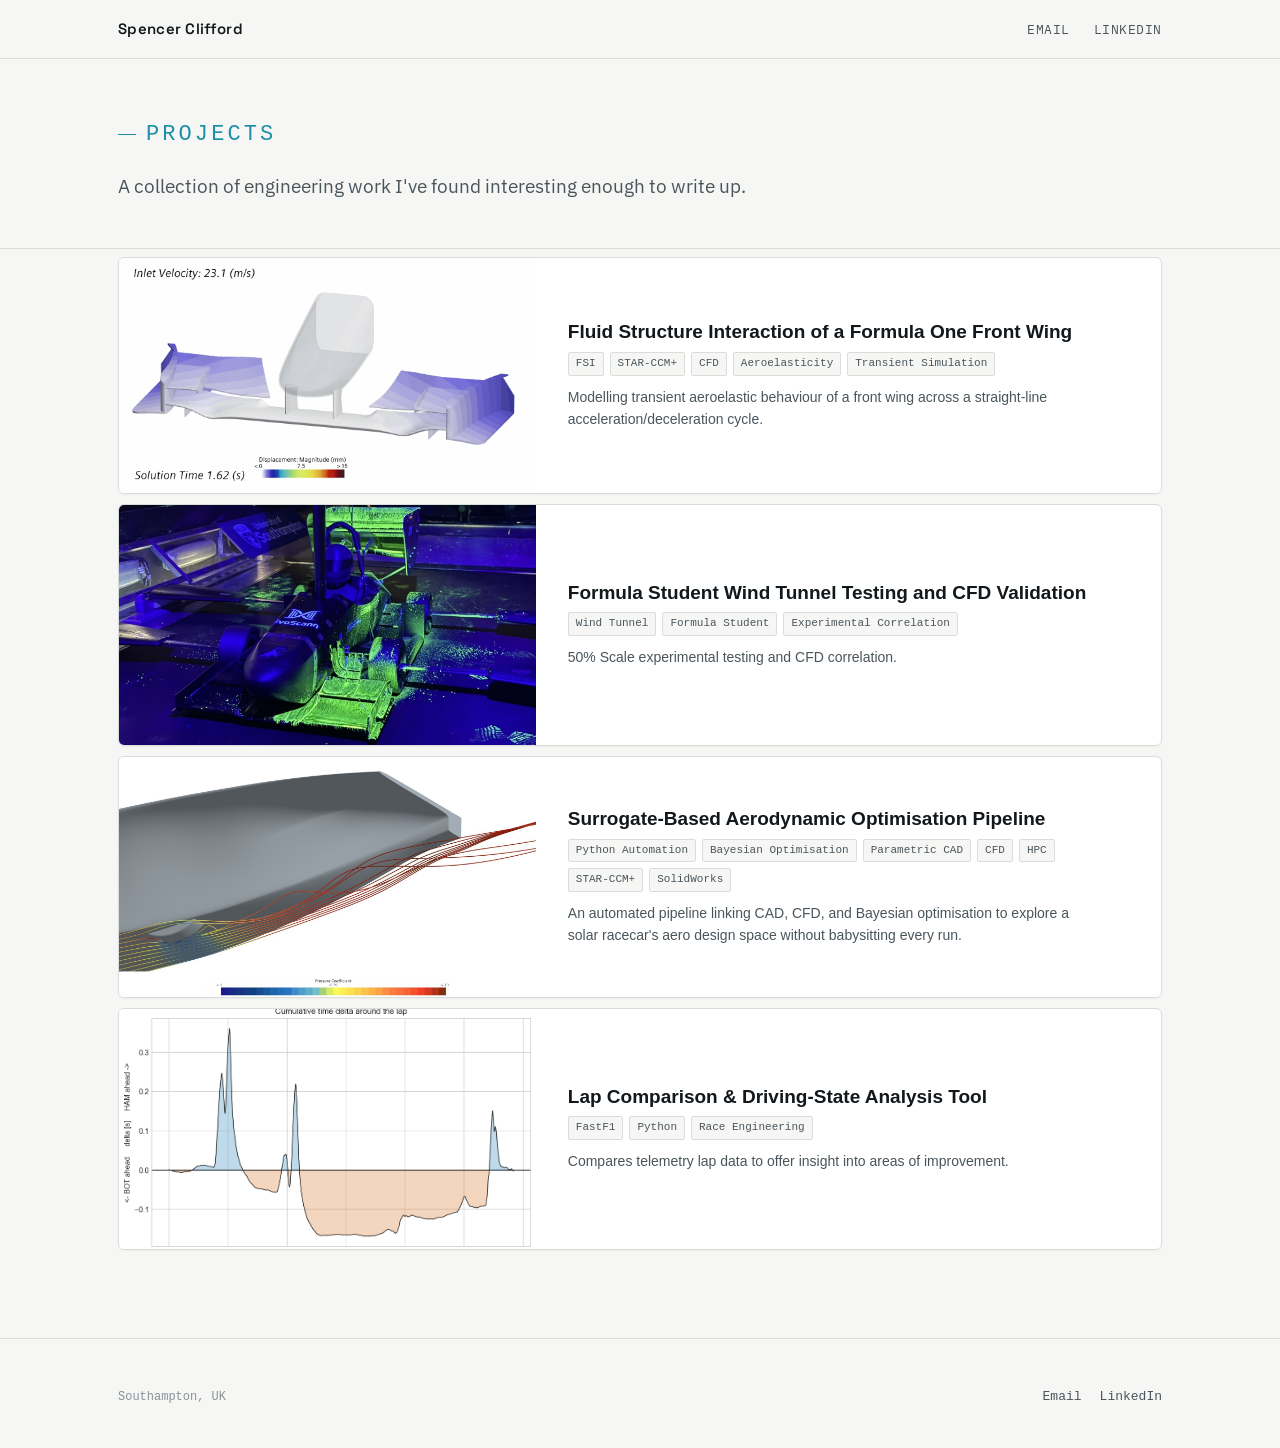
<file: index.html>
<!DOCTYPE html>
<html lang="en">
<head>
<meta charset="UTF-8">
<meta name="viewport" content="width=device-width, initial-scale=1.0">
<title>Spencer Clifford - Projects</title>
<link rel="preconnect" href="https://fonts.googleapis.com">
<link rel="preconnect" href="https://fonts.gstatic.com" crossorigin>
<link href="https://fonts.googleapis.com/css2?family=Space+Grotesk:wght@400;500;600;700&family=IBM+Plex+Sans:wght@400;500;600&family=IBM+Plex+Mono:wght@400;500&display=swap" rel="stylesheet">
<link rel="stylesheet" href="style.css">
</head>
<body>

<header class="site">
  <nav class="nav">
    <a class="brand" href="index.html">Spencer Clifford</a>
    <ul>
      <li><a class="navlink" href="mailto:spencercliff@outlook.com">Email</a></li>
      <li><a class="navlink" href="https://www.linkedin.com/in/spencer-clifford-a9a037270" target="_blank" rel="noopener">LinkedIn</a></li>
    </ul>
  </nav>
</header>

<section class="hero">
  <div class="wrap">
    <div class="eyebrow">Projects</div>
    <p class="lede">A collection of engineering work I've found interesting enough to write up.</p>
  </div>
</section>

<section class="grid-section" id="projects">
  <div class="wrap">

  <div class="project-list">

      <a class="project-row" href="projects/fsi-simulation.html">
        <div class="row-media"><img src="images/FSI/DisplacementAnimation2.gif" alt="Flexi-wing"></div>
        <div class="row-body">
          <h3>Fluid Structure Interaction of a Formula One Front Wing</h3>
          <div class="tags">
            <span class="tag">FSI</span>
            <span class="tag">STAR-CCM+</span>
            <span class="tag">CFD</span>
            <span class="tag">Aeroelasticity</span>
            <span class="tag">Transient Simulation</span>
          </div>
          <p>Modelling transient aeroelastic behaviour of a front wing across a straight-line acceleration/deceleration cycle.</p>
        </div>
      </a>

      <a class="project-row" href="projects/sufst-wt.html">
        <div class="row-media"><img src="images/WT/flow-vis-front-2.jpg" alt="SUFST Wind Tunnel img"></div>
        <div class="row-body">
          <h3>Formula Student Wind Tunnel Testing and CFD Validation</h3>
          <div class="tags">
            <span class="tag">Wind Tunnel</span>
            <span class="tag">Formula Student</span>
            <span class="tag">Experimental Correlation</span>
          </div>
          <p>50% Scale experimental testing and CFD correlation.</p>
        </div>
      </a>

      <a class="project-row" href="projects/optimisation-pipeline.html">
        <div class="row-media"><img src="images/OPT/pipeline-wake-baseline.jpg" alt="Aero Optimisation Pipeline"></div>
        <div class="row-body">
          <h3>Surrogate-Based Aerodynamic Optimisation Pipeline</h3>
          <div class="tags">
            <span class="tag">Python Automation</span>
            <span class="tag">Bayesian Optimisation</span>
            <span class="tag">Parametric CAD</span>
            <span class="tag">CFD</span>
            <span class="tag">HPC</span>
            <span class="tag">STAR-CCM+</span>
            <span class="tag">SolidWorks</span>
          </div>
          <p>An automated pipeline linking CAD, CFD, and Bayesian optimisation to explore a solar racecar's aero design space without babysitting every run.</p>
        </div>
      </a>

      <a class="project-row" href="projects/race-eng.html">
        <div class="row-media"><img src="images/RE/delta.png" alt="Lap delta."></div>
        <div class="row-body">
          <h3>Lap Comparison & Driving-State Analysis Tool</h3>
          <div class="tags">
            <span class="tag">FastF1</span>
            <span class="tag">Python</span>
            <span class="tag">Race Engineering</span>
          </div>
          <p>Compares telemetry lap data to offer insight into areas of improvement.</p>
        </div>
      </a>

  </div>
  </div>
</section>

<footer class="site" id="contact">
  <div class="wrap">
    <div class="footer-inner">
      <div class="copyline">Southampton, UK</div>
      <div class="footer-links">
        <a href="mailto:spencercliff@outlook.com">Email</a>
        <a href="https://www.linkedin.com/in/spencer-clifford-a9a037270" target="_blank" rel="noopener">LinkedIn</a>
      </div>
    </div>
  </div>
</footer>

<script>
(function(){
  const rows = document.querySelectorAll('.project-row');
  if(!rows.length) return;

  if(!('IntersectionObserver' in window)){
    rows.forEach(r => r.classList.add('in-view'));
    return;
  }

  const observer = new IntersectionObserver((entries) => {
    entries.forEach(entry => {
      if(entry.isIntersecting){
        entry.target.classList.add('in-view');
        observer.unobserve(entry.target);
      }
    });
  }, { threshold: 0, rootMargin: '0px 0px -20px 0px' });

  rows.forEach(row => observer.observe(row));
})();
</script>
</body>
</html>
</file>
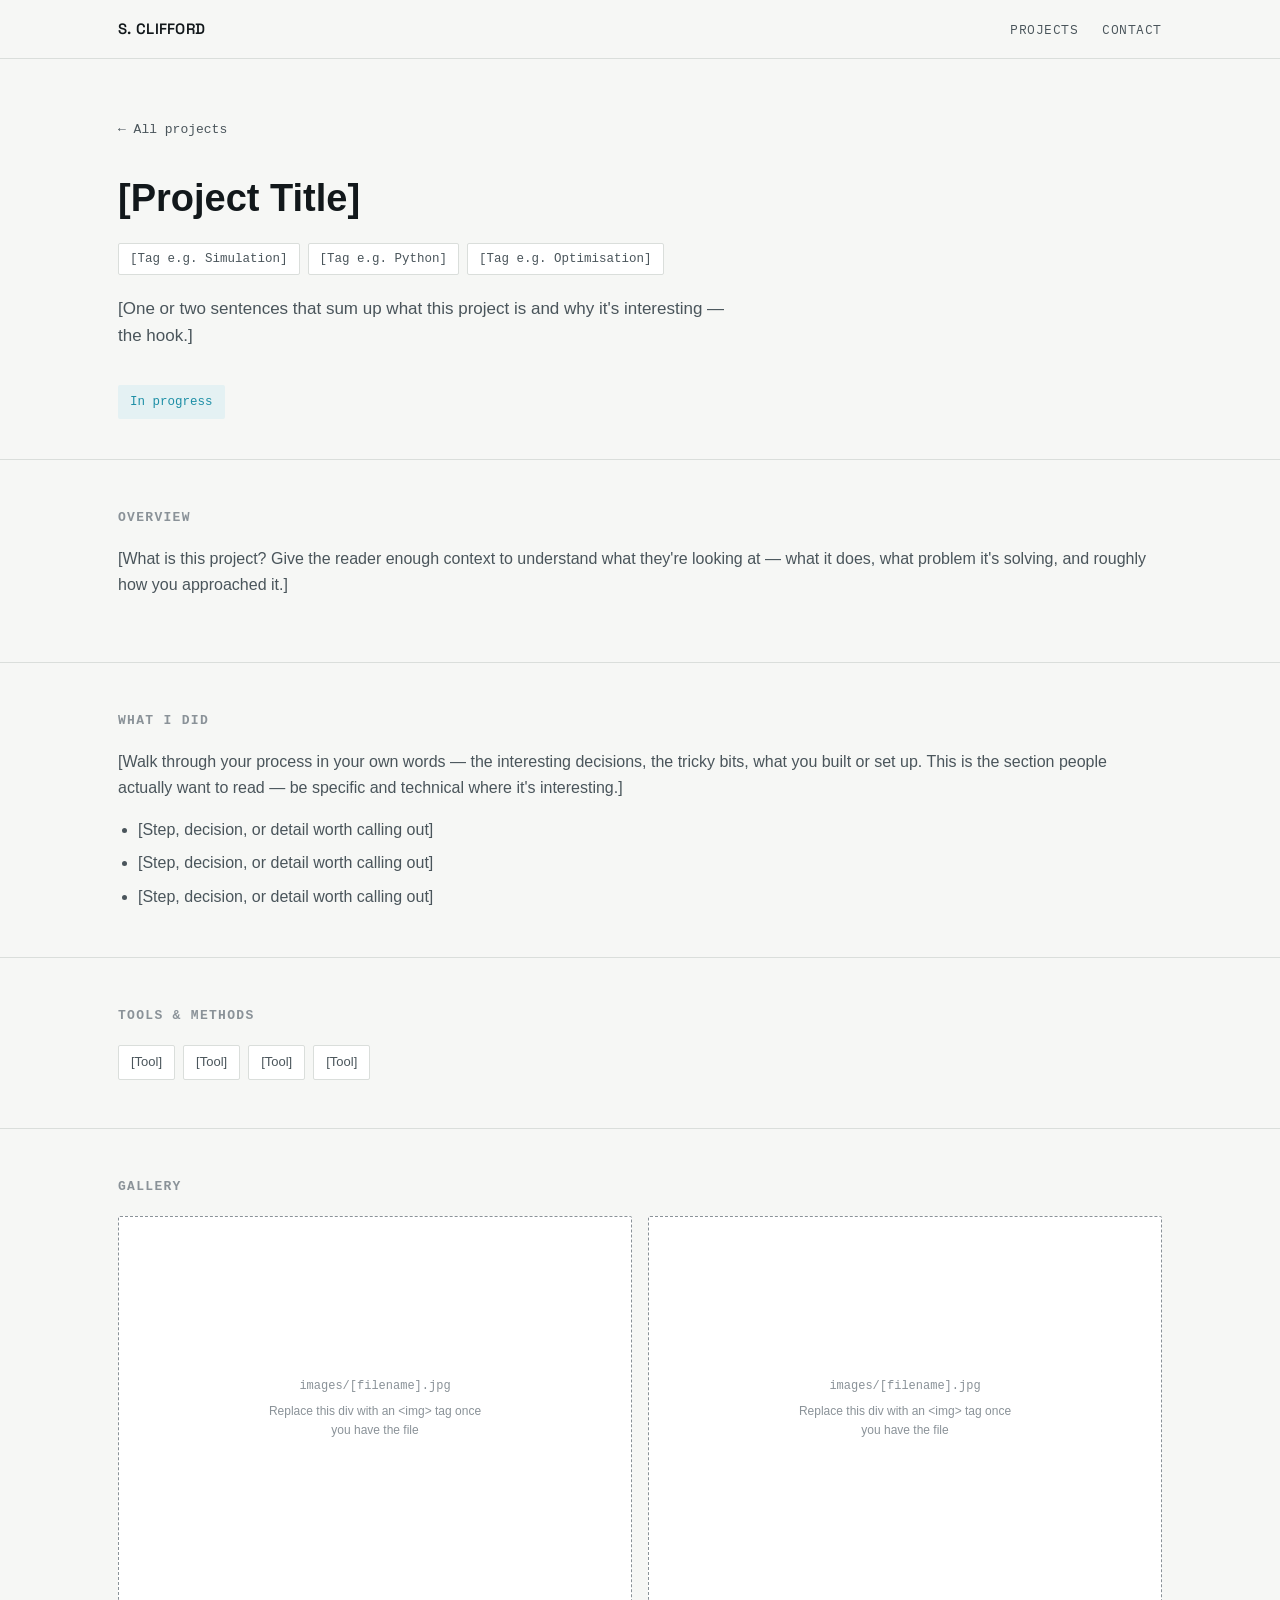
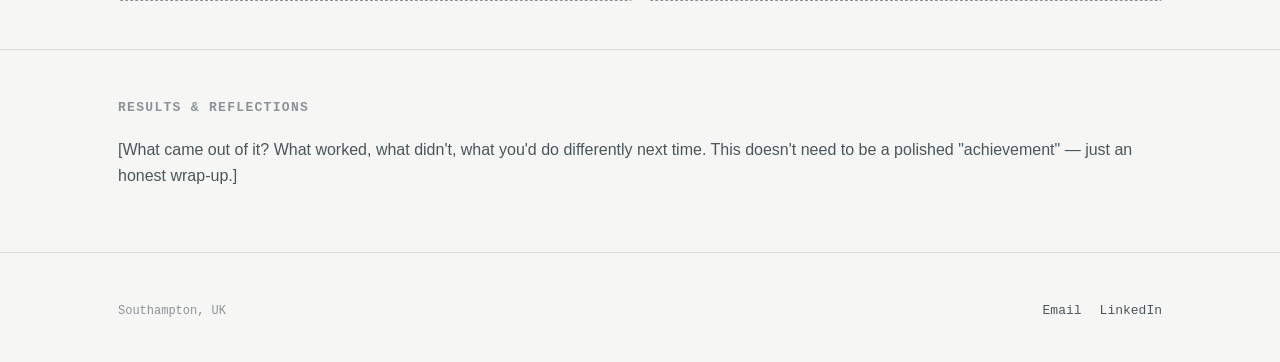
<file: project-template.html>
<!DOCTYPE html>
<html lang="en">
<head>
<meta charset="UTF-8">
<meta name="viewport" content="width=device-width, initial-scale=1.0">
<title>[Project Title] — Spencer Clifford</title>
<link rel="preconnect" href="https://fonts.googleapis.com">
<link rel="preconnect" href="https://fonts.gstatic.com" crossorigin>
<link href="https://fonts.googleapis.com/css2?family=Space+Grotesk:wght@400;500;600;700&family=IBM+Plex+Sans:wght@400;500;600&family=IBM+Plex+Mono:wght@400;500&display=swap" rel="stylesheet">
<!-- Note: this file lives in /projects/, so style.css is one level up -->
<link rel="stylesheet" href="../style.css">
</head>
<body>

<!--
  ============================================================
  PROJECT PAGE TEMPLATE — copy this file and rename it, e.g.
  projects/my-new-project.html, then fill in the [brackets].

  Don't forget to also add a matching card on index.html
  linking to your new file.
  ============================================================
-->

<header class="site">
  <nav class="nav">
    <a class="brand" href="../index.html">S. CLIFFORD</a>
    <ul>
      <li><a class="navlink" href="../index.html#projects">Projects</a></li>
      <li><a class="navlink" href="../index.html#contact">Contact</a></li>
    </ul>
  </nav>
</header>

<section class="project-hero">
  <div class="wrap">
    <a class="back-link" href="../index.html">← All projects</a>
    <h1>[Project Title]</h1>
    <div class="tags">
      <span class="tag">[Tag e.g. Simulation]</span>
      <span class="tag">[Tag e.g. Python]</span>
      <span class="tag">[Tag e.g. Optimisation]</span>
    </div>
    <p class="lede">[One or two sentences that sum up what this project is and why it's interesting — the hook.]</p>

    <!-- If this project isn't finished yet, keep this line. Otherwise delete it. -->
    <span class="placeholder-banner">In progress</span>
  </div>
</section>

<section class="detail-section">
  <div class="wrap">
    <h2>Overview</h2>
    <div class="body">
      <p>[What is this project? Give the reader enough context to understand what they're looking at — what it does, what problem it's solving, and roughly how you approached it.]</p>
    </div>
  </div>
</section>

<section class="detail-section">
  <div class="wrap">
    <h2>What I Did</h2>
    <div class="body">
      <p>[Walk through your process in your own words — the interesting decisions, the tricky bits, what you built or set up. This is the section people actually want to read — be specific and technical where it's interesting.]</p>
      <ul>
        <li>[Step, decision, or detail worth calling out]</li>
        <li>[Step, decision, or detail worth calling out]</li>
        <li>[Step, decision, or detail worth calling out]</li>
      </ul>
    </div>
  </div>
</section>

<section class="detail-section">
  <div class="wrap">
    <h2>Tools &amp; Methods</h2>
    <div class="tool-list">
      <span class="tag">[Tool]</span>
      <span class="tag">[Tool]</span>
      <span class="tag">[Tool]</span>
      <span class="tag">[Tool]</span>
    </div>
  </div>
</section>

<section class="detail-section">
  <div class="wrap">
    <h2>Gallery</h2>
    <!--
      To add a real image, replace an entire .img-placeholder div with:
      <img src="../images/your-file-name.jpg" alt="[describe the image]">
      Drop the image file into the /images folder first.
    -->
    <div class="gallery">
      <div class="img-placeholder">
        <span class="label">images/[filename].jpg</span>
        <span class="hint">Replace this div with an &lt;img&gt; tag once you have the file</span>
      </div>
      <div class="img-placeholder">
        <span class="label">images/[filename].jpg</span>
        <span class="hint">Replace this div with an &lt;img&gt; tag once you have the file</span>
      </div>
    </div>
  </div>
</section>

<section class="detail-section">
  <div class="wrap">
    <h2>Results &amp; Reflections</h2>
    <div class="body">
      <p>[What came out of it? What worked, what didn't, what you'd do differently next time. This doesn't need to be a polished "achievement" — just an honest wrap-up.]</p>
    </div>
  </div>
</section>

<footer class="site" id="contact">
  <div class="wrap">
    <div class="footer-inner">
      <div class="copyline">Southampton, UK</div>
      <div class="footer-links">
        <a href="mailto:spencercliff@outlook.com">Email</a>
        <a href="https://www.linkedin.com/in/spencer-clifford-a9a037270" target="_blank" rel="noopener">LinkedIn</a>
      </div>
    </div>
  </div>
</footer>

</body>
</html>
</file>
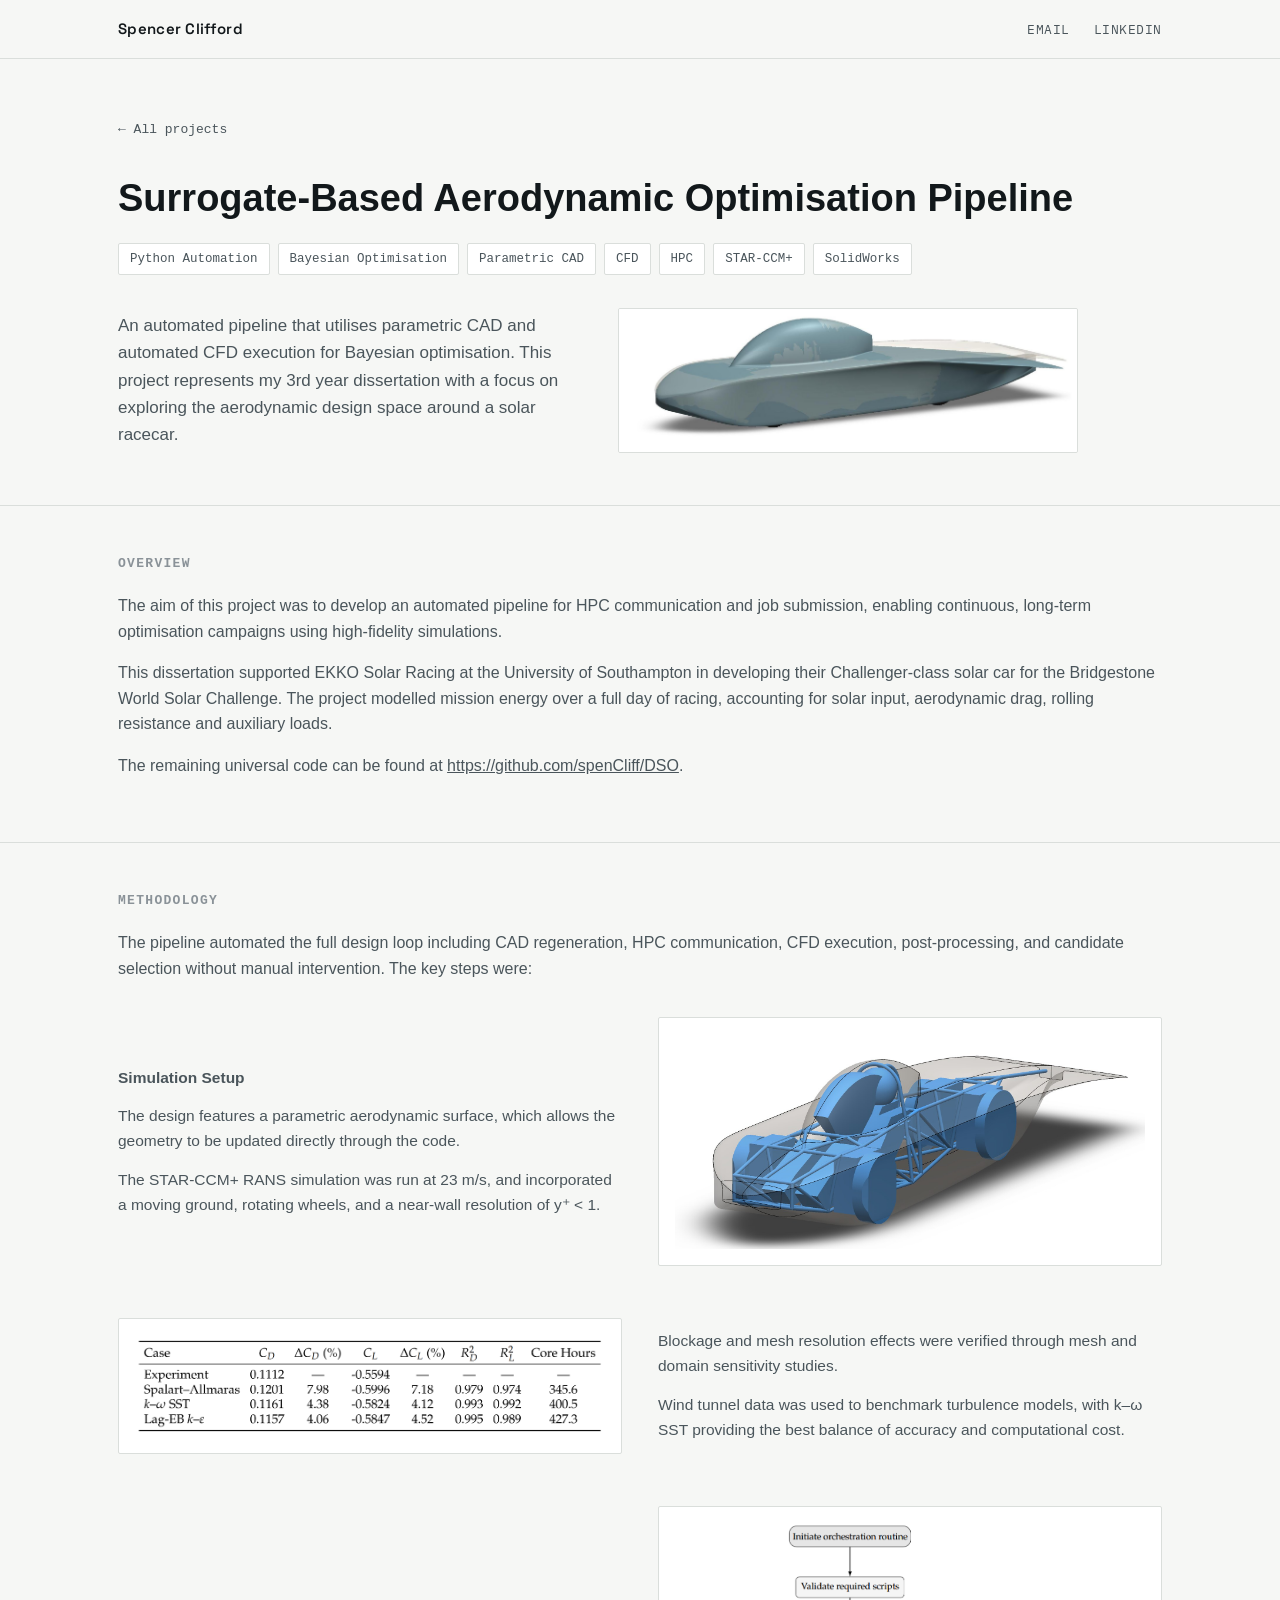
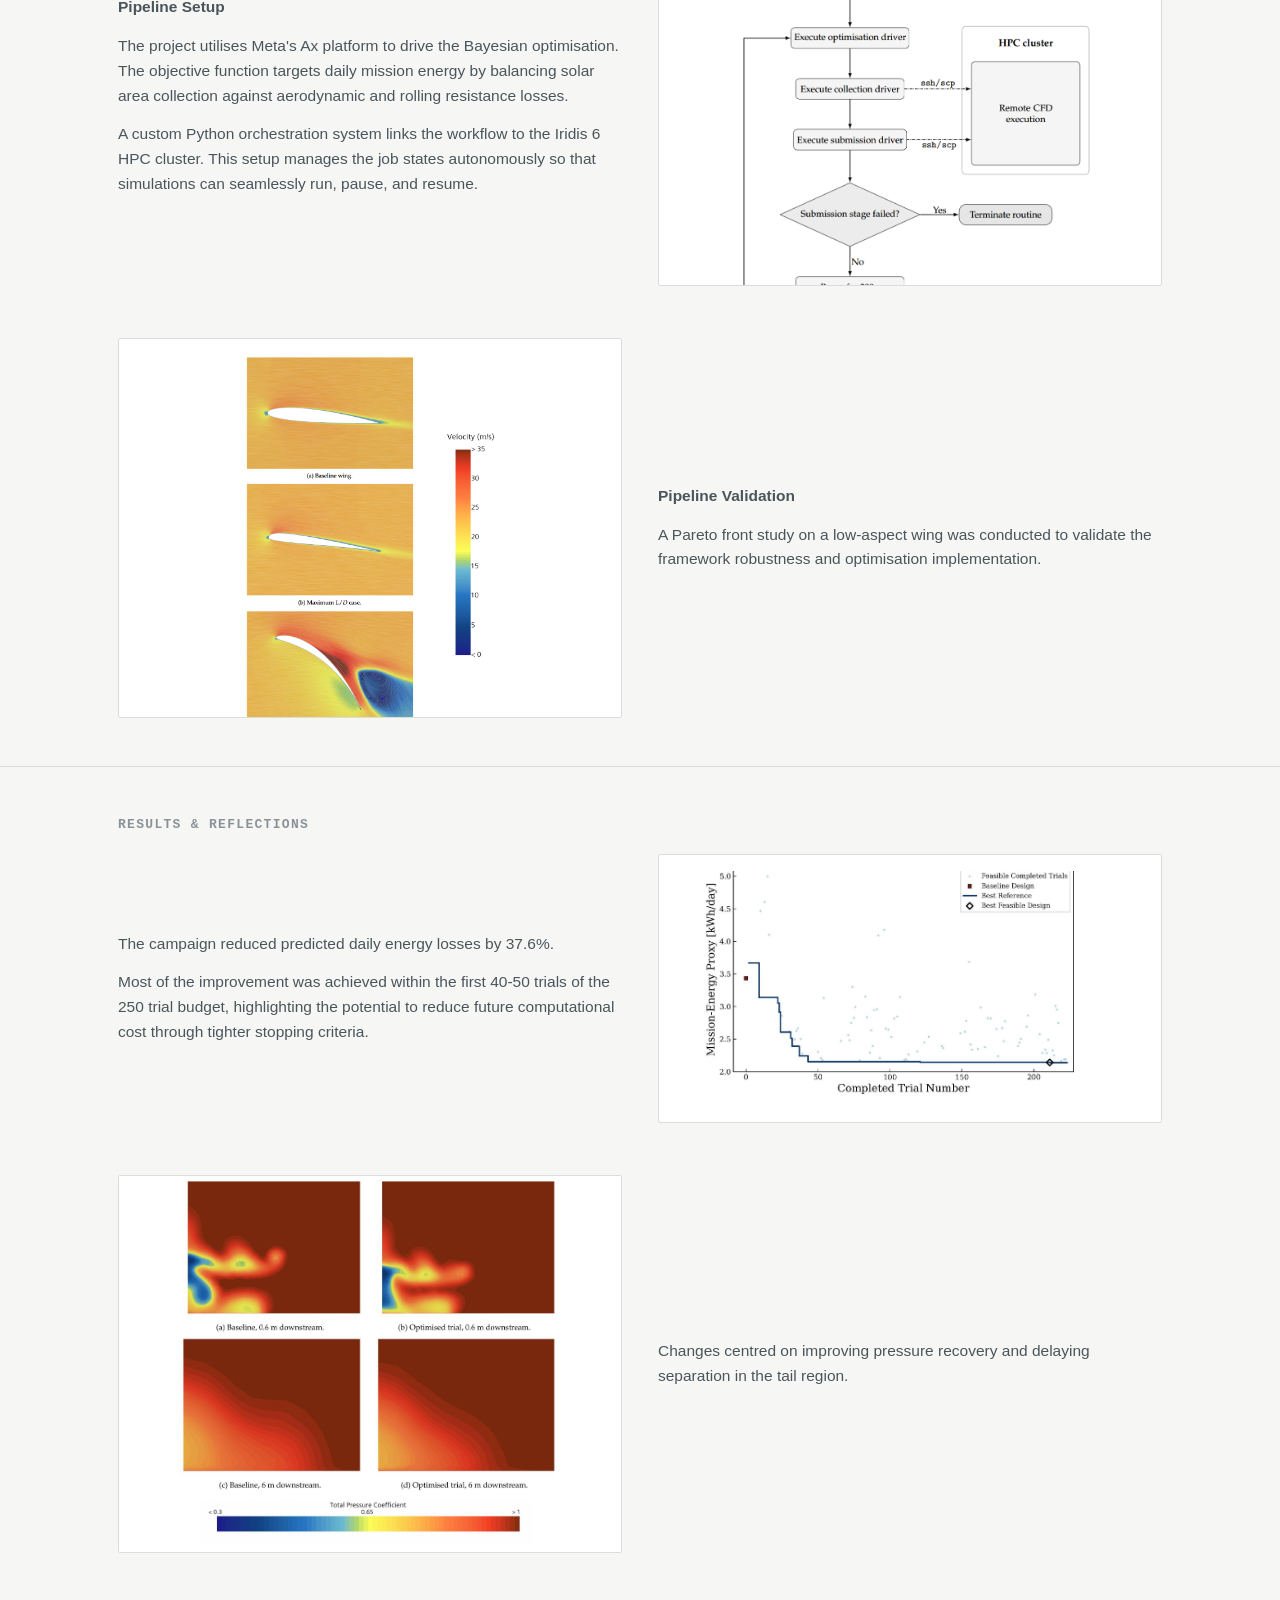
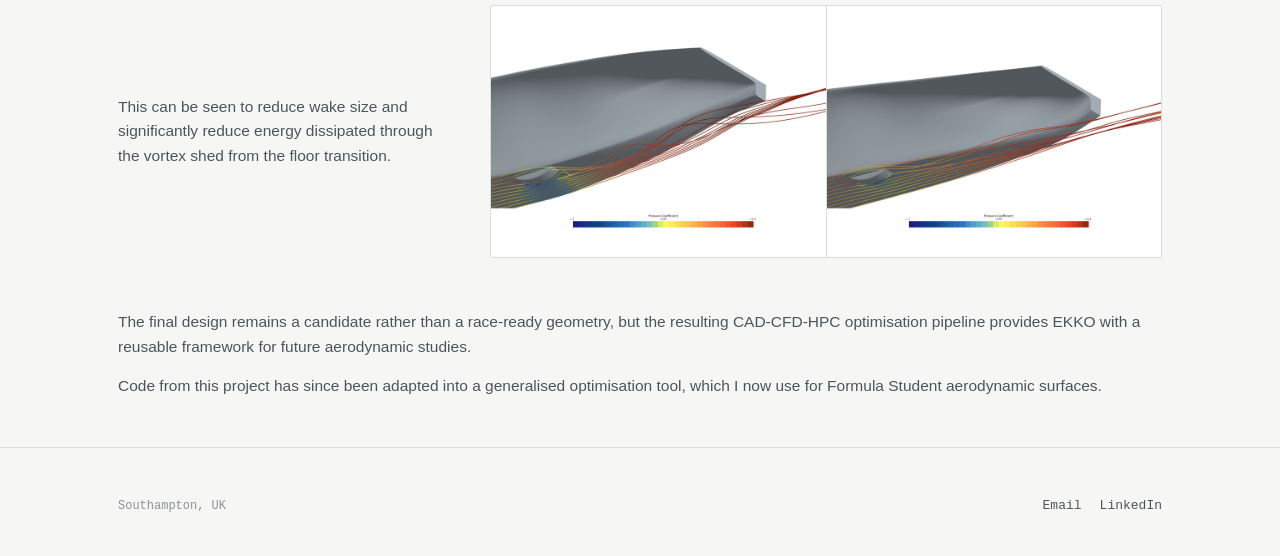
<file: projects/optimisation-pipeline.html>
<!DOCTYPE html>
<html lang="en">
<head>
<meta charset="UTF-8">
<meta name="viewport" content="width=device-width, initial-scale=1.0">
<title>Surrogate-Based Aerodynamic Optimisation Pipeline</title>
<link rel="preconnect" href="https://fonts.googleapis.com">
<link rel="preconnect" href="https://fonts.gstatic.com" crossorigin>
<link href="https://fonts.googleapis.com/css2?family=Space+Grotesk:wght@400;500;600;700&family=IBM+Plex+Sans:wght@400;500;600&family=IBM+Plex+Mono:wght@400;500&display=swap" rel="stylesheet">
<link rel="stylesheet" href="../style.css">
</head>
<body>

<header class="site">
  <nav class="nav">
    <a class="brand" href="../index.html">Spencer Clifford</a>
    <ul>
      <li><a class="navlink" href="mailto:spencercliff@outlook.com">Email</a></li>
      <li><a class="navlink" href="https://www.linkedin.com/in/spencer-clifford-a9a037270" target="_blank" rel="noopener">LinkedIn</a></li>
    </ul>
  </nav>
</header>

<section class="project-hero">
  <div class="wrap">
    <a class="back-link" href="../index.html">← All projects</a>
    <h1>Surrogate-Based Aerodynamic Optimisation Pipeline</h1>
    <div class="tags">
      <span class="tag">Python Automation</span>
      <span class="tag">Bayesian Optimisation</span>
      <span class="tag">Parametric CAD</span>
      <span class="tag">CFD</span>
      <span class="tag">HPC</span>
      <span class="tag">STAR-CCM+</span>
      <span class="tag">SolidWorks</span>
    </div>

    <div class="hero-flex">
      <p class="lede">An automated pipeline that utilises parametric CAD and automated CFD execution for Bayesian optimisation. This project represents my 3rd year dissertation with a focus on exploring the aerodynamic design space around a solar racecar.</p>
      <img class="hero-diagram" src="../images/OPT/pipeline-cad.jpg" alt="CAD render of the vehicle chassis inside the transparent aeroshell surface">
    </div>
  </div>
</section>

<section class="detail-section">
  <div class="wrap">
    <h2>Overview</h2>
    <div class="body">
      <p>The aim of this project was to develop an automated pipeline for HPC communication and job submission, enabling continuous, long-term optimisation campaigns using high-fidelity simulations.</p>
      <p>This dissertation supported EKKO Solar Racing at the University of Southampton in developing their Challenger-class solar car for the Bridgestone World Solar Challenge. The project modelled mission energy over a full day of racing, accounting for solar input, aerodynamic drag, rolling resistance and auxiliary loads.</p>
      <p>The remaining universal code can be found at <a href="https://github.com/spenCliff/DSO" target="_blank" rel="noopener">https://github.com/spenCliff/DSO</a>.</p>
    </div>
  </div>
</section>

<section class="detail-section">
  <div class="wrap">
    <h2>Methodology</h2>
    <div class="body" style="margin-bottom:36px;">
      <p>The pipeline automated the full design loop including CAD regeneration, HPC communication, CFD execution, post-processing, and candidate selection without manual intervention. The key steps were:</p>
    </div>

    <div class="story">

      <div class="story-block reverse">
        <div class="story-media fit-content">
          <img src="../images/OPT/pipeline-hero-cad.jpg" alt="Isometric CAD view.">
        </div>
        <div class="story-text">
          <p><b>Simulation Setup</b></p>
          <p>The design features a parametric aerodynamic surface, which allows the geometry to be updated directly through the code.</p>
          <p>The STAR-CCM+ RANS simulation was run at 23 m/s, and incorporated a moving ground, rotating wheels, and a near-wall resolution of y⁺ &lt; 1.</p>
        </div>
      </div>

      <div class="story-block">
        <div class="story-media fit-content">
          <img src="../images/OPT/wind-tunnel-correlation.png" alt="Final computational mesh with prism-layer inflation and wake refinement">
        </div>
        <div class="story-text">
          <p>Blockage and mesh resolution effects were verified through mesh and domain sensitivity studies.</p>
          <p>Wind tunnel data was used to benchmark turbulence models, with k–ω SST providing the best balance of accuracy and computational cost.</p>
        </div>
      </div>

      <div class="story-block reverse">
        <div class="story-media fit-content">
          <img src="../images/OPT/pipeline-flow.png" alt="Automated orchestration loop linking optimisation, collection, and submission drivers to the HPC cluster">
        </div>
        <div class="story-text">
          <p><b>Pipeline Setup</b></p>
          <p>The project utilises Meta's Ax platform to drive the Bayesian optimisation. The objective function targets daily mission energy by balancing solar area collection against aerodynamic and rolling resistance losses.</p>
          <p>A custom Python orchestration system links the workflow to the Iridis 6 HPC cluster. This setup manages the job states autonomously so that simulations can seamlessly run, pause, and resume.</p>
        </div>
      </div>

      <div class="story-block">
        <div class="story-media fit-content">
          <img class="img-shrink-65" src="../images/OPT/pipeline-aerofoil.png" alt="Automated orchestration loop linking optimisation, collection, and submission drivers to the HPC cluster">
        </div>
        <div class="story-text">
          <p><b>Pipeline Validation</b></p>
          <p>A Pareto front study on a low-aspect wing was conducted to validate the framework robustness and optimisation implementation.</p>
        </div>
      </div>
    </div>
  </div>
</section>

<section class="detail-section">
  <div class="wrap">
    <h2>Results &amp; Reflections</h2>
    <div class="story">

      <div class="story-block reverse">
        <div class="story-media fit-content">
          <img src="../images/OPT/pipeline-results.jpg" alt="Best feasible mission-energy proxy versus completed trial number">
        </div>
        <div class="story-text">
          <p>The campaign reduced predicted daily energy losses by 37.6%.</p> 
          <p>Most of the improvement was achieved within the first 40-50 trials of the 250 trial budget, highlighting the potential to reduce future computational cost through tighter stopping criteria.</p>
        </div>
      </div>

      <div class="story-block">
        <div class="story-media">
          <img src="../images/OPT/pipeline-flowfield.jpg" alt="Total-pressure coefficient wake contours comparing baseline and optimised trial">
        </div>
        <div class="story-text">
          <p>Changes centred on improving pressure recovery and delaying separation in the tail region.</p>
        </div>
      </div>

      <div class="story-block reverse">
        <div class="story-media two-up">
          <img src="../images/OPT/pipeline-wake-baseline.jpg" alt="Rear-body streamline visualisation of the baseline design showing earlier flow separation">
          <img src="../images/OPT/pipeline-wake-optimised.jpg" alt="Rear-body streamline visualisation of the optimised design showing delayed separation and a reduced wake">
        </div>
        <div class="story-text">
        <p>This can be seen to reduce wake size and significantly reduce energy dissipated through the vortex shed from the floor transition.</p>
        </div>
      </div>

      <div class="story-block">
        <div class="story-text">
          <p>The final design remains a candidate rather than a race-ready geometry, but the resulting CAD-CFD-HPC optimisation pipeline provides EKKO with a reusable framework for future aerodynamic studies.</p>
          <p>Code from this project has since been adapted into a generalised optimisation tool, which I now use for Formula Student aerodynamic surfaces.</p>
        </div>
      </div>

    </div>
  </div>
</section>

<footer class="site" id="contact">
  <div class="wrap">
    <div class="footer-inner">
      <div class="copyline">Southampton, UK</div>
      <div class="footer-links">
        <a href="mailto:spencercliff@outlook.com">Email</a>
        <a href="https://www.linkedin.com/in/spencer-clifford-a9a037270" target="_blank" rel="noopener">LinkedIn</a>
      </div>
    </div>
  </div>
</footer>

</body>
</html>
</file>
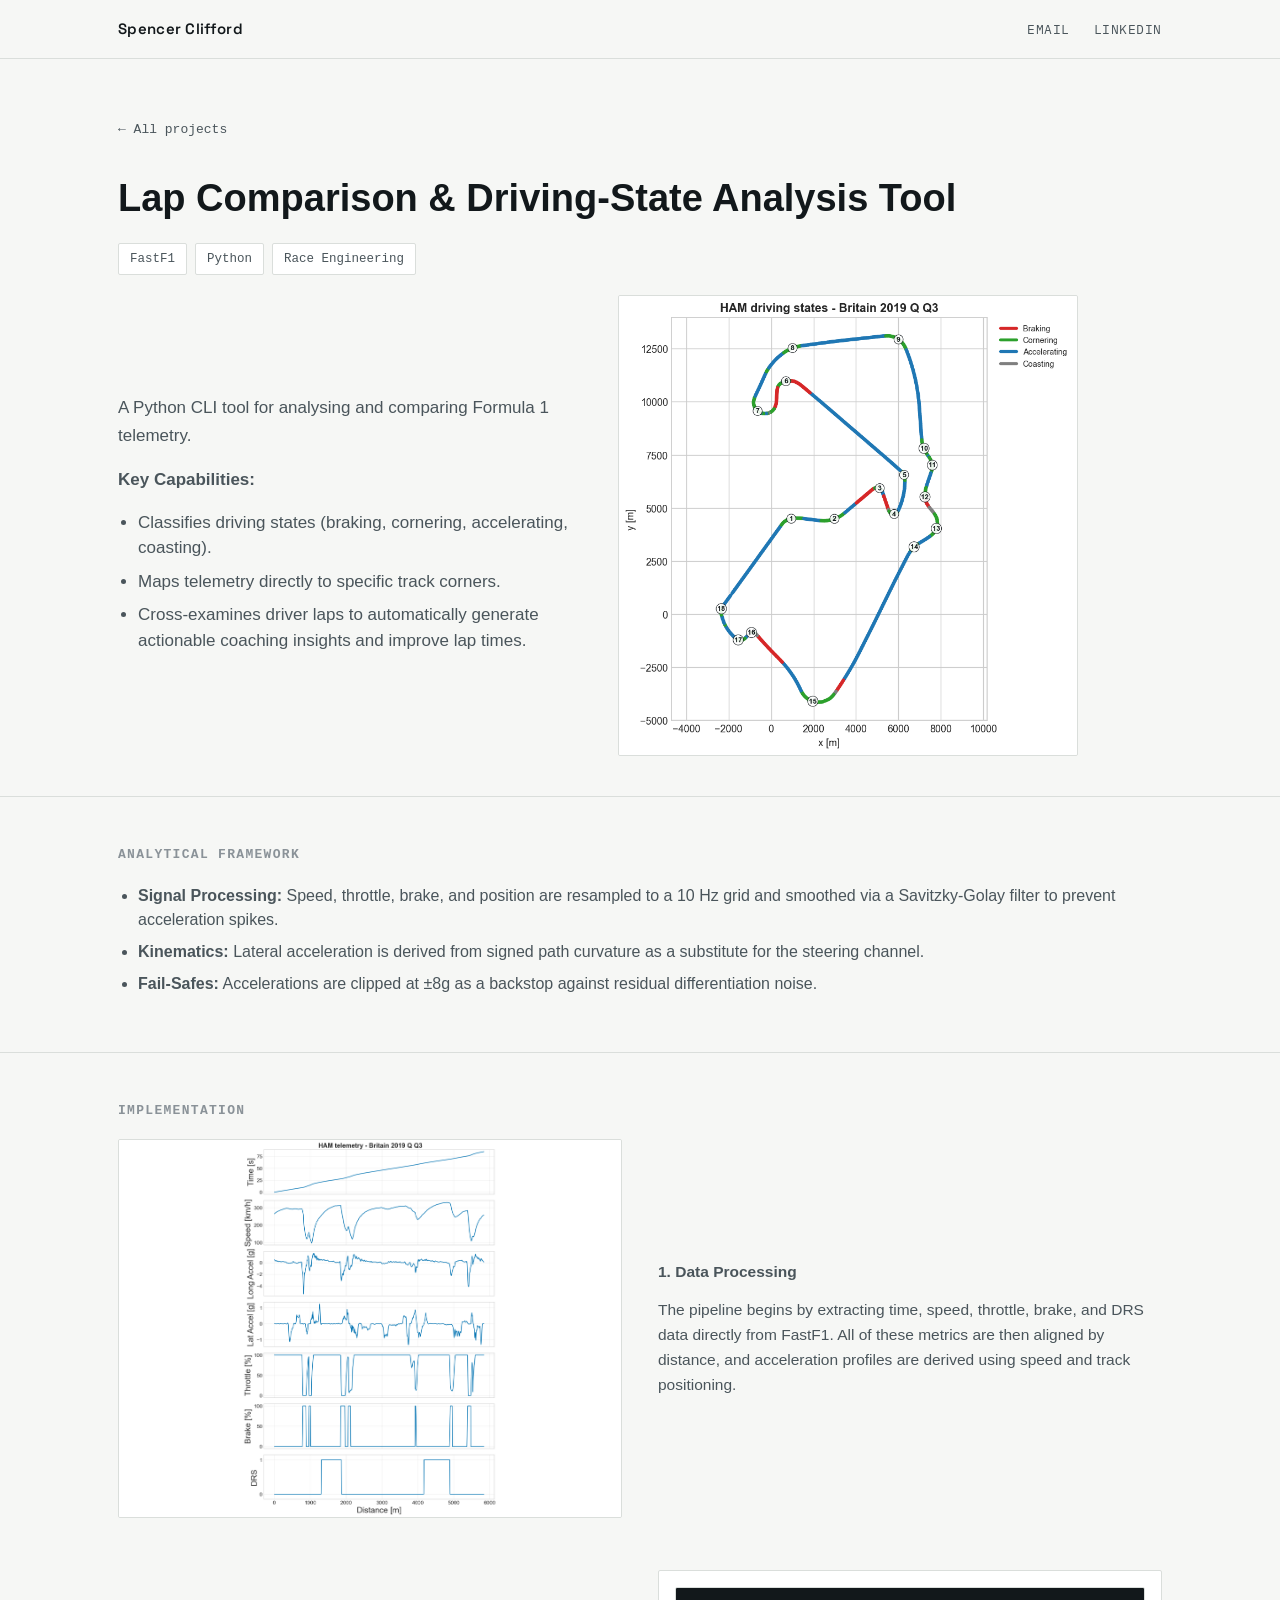
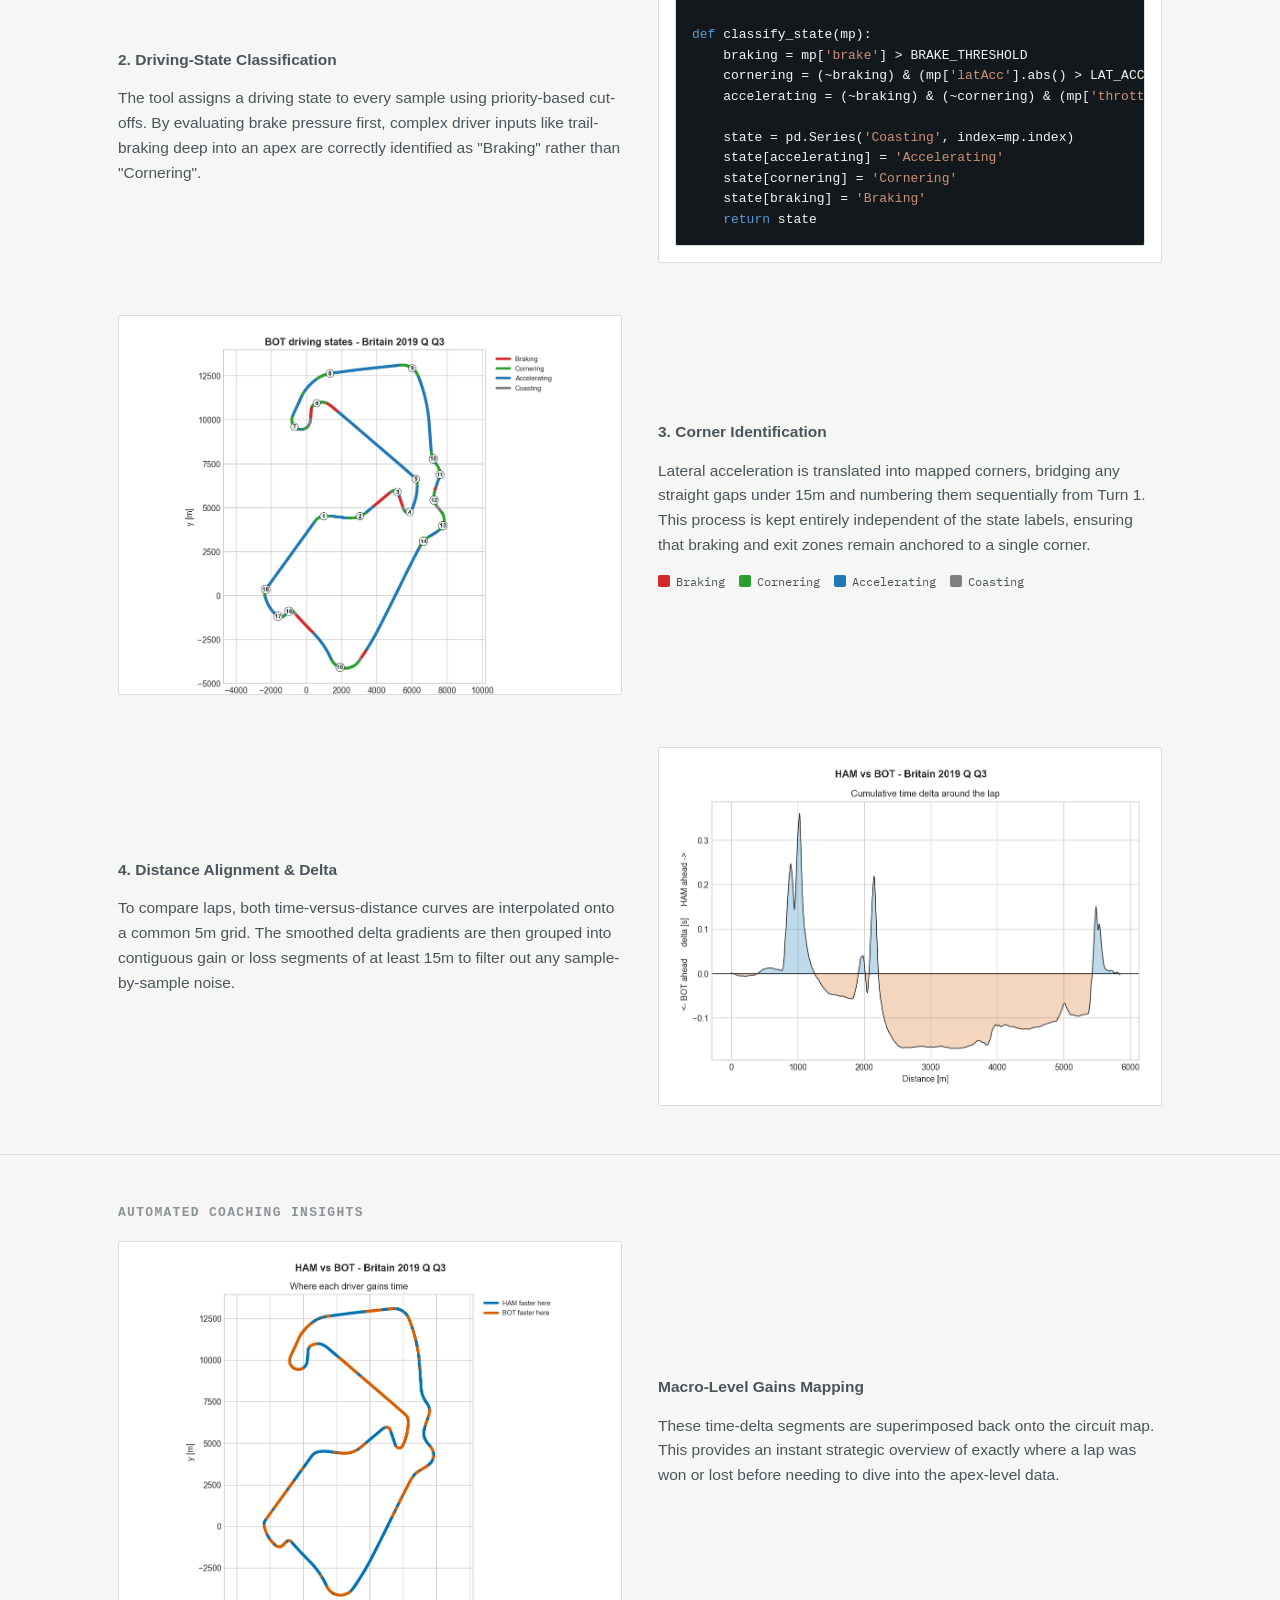
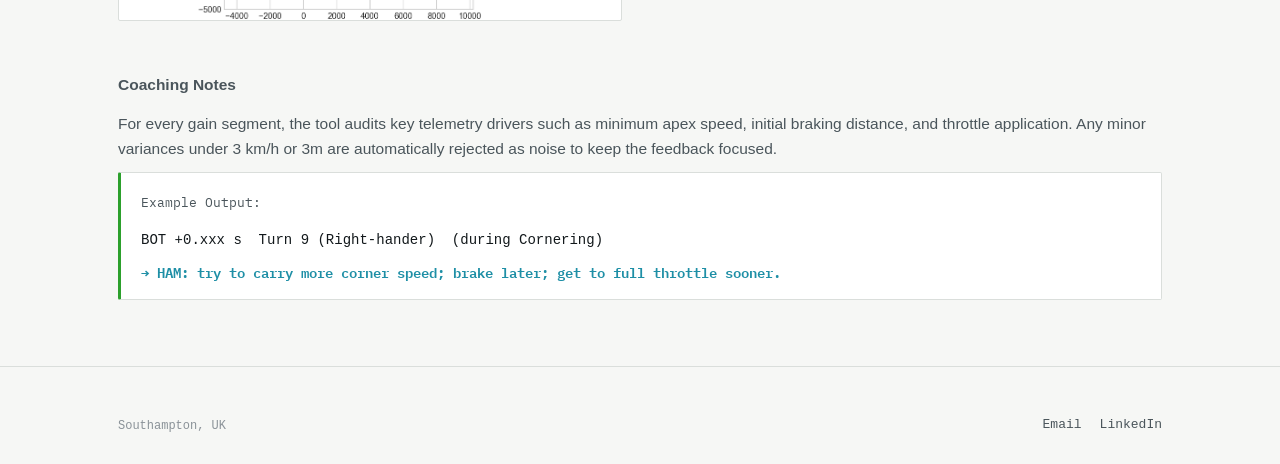
<file: projects/race-eng.html>
<!DOCTYPE html>
<html lang="en">
<head>
<meta charset="UTF-8">
<meta name="viewport" content="width=device-width, initial-scale=1.0">
<title>Distance-Aligned Lap Comparison & Driving-State Analysis | Spencer Clifford</title>
<link rel="preconnect" href="https://fonts.googleapis.com">
<link rel="preconnect" href="https://fonts.gstatic.com" crossorigin>
<link href="https://fonts.googleapis.com/css2?family=Space+Grotesk:wght@400;500;600;700&family=IBM+Plex+Sans:wght@400;500;600&family=IBM+Plex+Mono:wght@400;500&display=swap" rel="stylesheet">
<link rel="stylesheet" href="../style.css">
<style>
  .math-block {
    background: var(--bg-panel);
    border: 1px solid var(--line);
    border-left: 3px solid var(--accent);
    border-radius: var(--radius);
    padding: 16px 20px;
    margin: 18px 0;
    font-family: 'IBM Plex Mono', monospace;
    font-size: 14px;
    color: var(--ink);
  }
  .math-block p { margin: 4px 0; }
  .math-block .eq-highlight {
    font-size: 14px;
    font-weight: 600;
    color: var(--accent);
    margin-top: 10px;
    display: block;
  }

  pre.code-snippet {
    background: var(--ink);
    color: var(--bg);
    padding: 16px;
    border-radius: var(--radius);
    overflow-x: auto;
    font-family: 'IBM Plex Mono', monospace;
    font-size: 13px;
    line-height: 1.5;
    margin: 0;
    border: 1px solid var(--line);
  }
  
  .kw { color: #569cd6; }
  .com { color: #6a9955; }
  .str { color: #ce9178; }
  .num { color: #b5cea8; }

  .state-legend {
    display: flex;
    flex-wrap: wrap;
    gap: 14px;
    margin-top: 14px;
  }
  .state-legend span {
    display: inline-flex;
    align-items: center;
    gap: 6px;
    font-family: 'IBM Plex Mono', monospace;
    font-size: 12px;
    color: var(--ink-soft);
  }
  .state-legend i {
    width: 12px; height: 12px; border-radius: 2px; display: inline-block;
  }

  ul.scannable-list {
    margin: 12px 0 20px 20px;
    padding: 0;
  }
  ul.scannable-list li {
    margin-bottom: 8px;
    line-height: 1.5;
  }
</style>
</head>
<body>

<header class="site">
  <nav class="nav">
    <a class="brand" href="../index.html">Spencer Clifford</a>
    <ul>
      <li><a class="navlink" href="mailto:spencercliff@outlook.com">Email</a></li>
      <li><a class="navlink" href="https://www.linkedin.com/in/spencer-clifford-a9a037270" target="_blank" rel="noopener">LinkedIn</a></li>
    </ul>
  </nav>
</header>

<section class="project-hero">
  <div class="wrap">
    <a class="back-link" href="../index.html">← All projects</a>
    <h1>Lap Comparison & Driving-State Analysis Tool</h1>
    <div class="tags">
      <span class="tag">FastF1</span>
      <span class="tag">Python</span>
      <span class="tag">Race Engineering</span>
    </div>

    <div class="hero-flex">
      <div class="lede">
        <p>A Python CLI tool for analysing and comparing Formula 1 telemetry.</p>
        <p><strong>Key Capabilities:</strong></p>
        <ul class="scannable-list">
          <li>Classifies driving states (braking, cornering, accelerating, coasting).</li>
          <li>Maps telemetry directly to specific track corners.</li>
          <li>Cross-examines driver laps to automatically generate actionable coaching insights and improve lap times.</li>
        </ul>
      </div>
      <img class="hero-diagram" src="../images/RE/HAM_states.png" alt="Hamilton's Silverstone qualifying lap coloured by driving state: braking, cornering, accelerating, coasting">
    </div>
  </div>
</section>

<section class="detail-section">
  <div class="wrap">
    <h2>Analytical Framework</h2>
    <div class="body">
      <ul class="scannable-list">
        <li><strong>Signal Processing:</strong> Speed, throttle, brake, and position are resampled to a 10 Hz grid and smoothed via a Savitzky-Golay filter to prevent acceleration spikes.</li>
        <li><strong>Kinematics:</strong> Lateral acceleration is derived from signed path curvature as a substitute for the steering channel.</li>
        <li><strong>Fail-Safes:</strong> Accelerations are clipped at ±8g as a backstop against residual differentiation noise.</li>
      </ul>
    </div>
  </div>
</section>

<section class="detail-section">
  <div class="wrap">
    <h2>Implementation</h2>

    <div class="story">
      <!-- Processing -->
      <div class="story-block">
        <div class="story-media">
          <img src="../images/RE/telemetry.png" alt="Raw and derived telemetry channels: time, speed, longitudinal and lateral acceleration, throttle, brake and DRS">
        </div>
        <div class="story-text">
          <p><strong>1. Data Processing</strong></p>
          <p>The pipeline begins by extracting time, speed, throttle, brake, and DRS data directly from FastF1. All of these metrics are then aligned by distance, and acceleration profiles are derived using speed and track positioning.</p>
        </div>
      </div>

      <!-- State Logic -->
      <div class="story-block reverse">
        <div class="story-media fit-content">
          <pre class="code-snippet"><code><span class="com"></span>
<span class="kw">def</span> classify_state(mp):
    braking = mp[<span class="str">'brake'</span>] > BRAKE_THRESHOLD
    cornering = (~braking) & (mp[<span class="str">'latAcc'</span>].abs() > LAT_ACC_THRESHOLD)
    accelerating = (~braking) & (~cornering) & (mp[<span class="str">'throttle'</span>] > THROTTLE_THRESHOLD)

    state = pd.Series(<span class="str">'Coasting'</span>, index=mp.index)
    state[accelerating] = <span class="str">'Accelerating'</span>
    state[cornering] = <span class="str">'Cornering'</span>
    state[braking] = <span class="str">'Braking'</span>
    <span class="kw">return</span> state</code></pre>
        </div>
        <div class="story-text">
          <p><strong>2. Driving-State Classification</strong></p>
          <p>The tool assigns a driving state to every sample using priority-based cut-offs. By evaluating brake pressure first, complex driver inputs like trail-braking deep into an apex are correctly identified as "Braking" rather than "Cornering".</p>
        </div>
      </div>

      <!-- Corner Mapping -->
      <div class="story-block">
        <div class="story-media fit-content">
          <img src="../images/RE/BOT_states.png" alt="Bottas's Silverstone qualifying lap coloured by driving state, with numbered corner markers">
        </div>
        <div class="story-text">
          <p><strong>3. Corner Identification</strong></p>
          <p>Lateral acceleration is translated into mapped corners, bridging any straight gaps under 15m and numbering them sequentially from Turn 1. This process is kept entirely independent of the state labels, ensuring that braking and exit zones remain anchored to a single corner.</p>
          <div class="state-legend">
            <span><i style="background:#D62728"></i>Braking</span>
            <span><i style="background:#2CA02C"></i>Cornering</span>
            <span><i style="background:#1F77B4"></i>Accelerating</span>
            <span><i style="background:#7F7F7F"></i>Coasting</span>
          </div>
        </div>
      </div>

      <!-- Delta Calculation -->
      <div class="story-block reverse">
        <div class="story-media fit-content">
          <img src="../images/RE/delta.png" alt="Cumulative time delta between two drivers around the lap">
        </div>
        <div class="story-text">
          <p><strong>4. Distance Alignment & Delta</strong></p>
          <p>To compare laps, both time-versus-distance curves are interpolated onto a common 5m grid. The smoothed delta gradients are then grouped into contiguous gain or loss segments of at least 15m to filter out any sample-by-sample noise.</p>
        </div>
      </div>
    </div>
  </div>
</section>

<section class="detail-section">
  <div class="wrap">
    <h2>Automated Coaching Insights</h2>
    <div class="story">
      
      <!-- Block 1: Macro-Level Gains Mapping -->
      <div class="story-block">
        <div class="story-media fit-content">
          <img src="../images/RE/gains_map.png" alt="Track map coloured by which driver was faster at each point around the lap">
        </div>
        <div class="story-text">
          <p><strong>Macro-Level Gains Mapping</strong></p>
          <p>These time-delta segments are superimposed back onto the circuit map. This provides an instant strategic overview of exactly where a lap was won or lost before needing to dive into the apex-level data.</p>
        </div>
      </div>

      <!-- Block 2: Actionable Coaching Notes -->
      <div class="story-block reverse">
        <div class="story-text" style="max-width:none;">
          <p><strong>Coaching Notes</strong></p>
          <p>For every gain segment, the tool audits key telemetry drivers such as minimum apex speed, initial braking distance, and throttle application. Any minor variances under 3 km/h or 3m are automatically rejected as noise to keep the feedback focused.</p>
          <div class="math-block" style="border-left-color: #2CA02C; margin-top: 10px;">
            <p style="color: var(--ink-soft); font-size: 13px;">Example Output:</p>
            <p><code>BOT +0.xxx s &nbsp;Turn 9 (Right-hander) &nbsp;(during Cornering)</code></p>
            <span class="eq-highlight">&rarr; HAM: try to carry more corner speed; brake later; get to full throttle sooner.</span>
          </div>
        </div>
      </div>

    </div>
  </div>
</section>

<footer class="site" id="contact">
  <div class="wrap">
    <div class="footer-inner">
      <div class="copyline">Southampton, UK</div>
      <div class="footer-links">
        <a href="mailto:spencercliff@outlook.com">Email</a>
        <a href="https://www.linkedin.com/in/spencer-clifford-a9a037270" target="_blank" rel="noopener">LinkedIn</a>
      </div>
    </div>
  </div>
</footer>

</body>
</html>
</file>
<file: style.css>
:root{
  --bg:#f6f7f5;
  --bg-panel:#ffffff;
  --ink:#12181b;
  --ink-soft:#4a555b;
  --ink-faint:#8a9298;
  --line:#dadedb;
  --accent:#1e8fa6;
  --accent-soft:#e4f1f3;
  --radius:2px;
  --wrap:1100px;
}

*{ box-sizing:border-box; }
html{ scroll-behavior:smooth; }
body{
  margin:0;
  background:var(--bg);
  color:var(--ink);
  font-family:'Source Sans 3', sans-serif;
  font-size:16px;
  line-height:1.6;
  -webkit-font-smoothing:antialiased;
}
h1,h2,h3{
  font-family:'Source Sans 3', sans-serif;
  font-weight:700;
  margin:0;
  color:var(--ink);
  letter-spacing:0;
}
.mono{ font-family:'JetBrains Mono', monospace; }
a{ color:inherit; }
:focus-visible{ outline:2px solid var(--accent); outline-offset:3px; }
img{ max-width:100%; display:block; }

.wrap{ max-width:var(--wrap); margin:0 auto; padding:0 28px; }

header.site{
  position:sticky; top:0; z-index:50;
  background:rgba(246,247,245,0.92);
  backdrop-filter:blur(6px);
  border-bottom:1px solid var(--line);
}
.nav{
  display:flex; align-items:center; justify-content:space-between;
  padding:16px 28px; max-width:var(--wrap); margin:0 auto;
}
.nav .brand {
  font-family: 'Space Grotesk', sans-serif;
  font-weight: 600; 
  font-size: 15px; 
  letter-spacing: 0.02em;
  text-decoration: none;
}
.nav ul{ list-style:none; display:flex; gap:24px; margin:0; padding:0; }
.nav a.navlink {
  text-decoration: none; 
  font-size: 13px; 
  letter-spacing: 0.04em;
  text-transform: uppercase; 
  color: var(--ink-soft);
  font-family: 'IBM Plex Mono', monospace;
  transition: color .15s ease;
}
.nav a.navlink:hover{ color:var(--accent); }

.hero{ padding:58px 0 28px; border-bottom:1px solid var(--line); }
.eyebrow{
  font-family:'JetBrains Mono', monospace;
  font-size:22px; letter-spacing:0.14em; text-transform:uppercase;
  color:var(--accent); margin-bottom:16px;
  display:flex; align-items:center; gap:10px;
}
.eyebrow::before{ content:''; display:inline-block; width:18px; height:1px; background:var(--accent); }
.hero h1{ font-size: 56px; font-weight:800; margin-bottom:14px; }
.hero .lede { font-family: 'IBM Plex Sans', sans-serif; font-size: 19px; color: var(--ink-soft); max-width: 65ch; }

.grid-section{ padding:8px 0 88px; }

.project-list{
  display:flex;
  flex-direction:column;
  gap:10px;
}

.project-row{
  display:grid;
  grid-template-columns: minmax(180px, 2fr) 3fr;
  align-items:stretch;
  border:1px solid var(--line);
  border-radius:6px;
  background:var(--bg-panel);
  overflow:hidden;
  text-decoration:none;
  box-shadow:0 1px 2px rgba(18,24,27,0.04);
  opacity:0;
  transform:translateY(28px);
  transition:border-color .2s ease, box-shadow .2s ease, transform .2s ease,
             opacity .6s ease, transform .6s ease;
}
.project-row.in-view{
  opacity:1;
  transform:translateY(0);
}
@media (prefers-reduced-motion: reduce){
  .project-row{ opacity:1; transform:none; transition:border-color .2s ease, box-shadow .2s ease; }
}

.project-row.reverse{ grid-template-columns: 3fr minmax(180px, 2fr); }
.project-row.reverse .row-media{ order:2; }
.project-row.reverse .row-body{ order:1; }

.row-media{
  min-height:170px;
  max-height:240px;
  overflow:hidden;
  background:
    repeating-linear-gradient(45deg, var(--accent-soft), var(--accent-soft) 10px, #eef4f5 10px, #eef4f5 20px);
  display:flex; align-items:center; justify-content:center;
}
.row-media img{ width:100%; height:100%; object-fit:cover; display:block; transition:transform .35s ease; }
.row-media span{
  font-family:'JetBrains Mono', monospace;
  font-size:12px; color:var(--ink-faint);
  background:var(--bg-panel);
  padding:4px 9px;
  border:1px solid var(--line);
  border-radius:var(--radius);
}

.row-body{ padding:20px 32px; display:flex; flex-direction:column; justify-content:center; }
.row-body h3{ font-size:19px; margin-bottom:8px; line-height:1.25; transition:color .15s ease; }
.row-body .tags{ display:flex; flex-wrap:wrap; gap:6px; margin-bottom:10px; }
.row-body .tag{
  font-size:11px; font-family:'JetBrains Mono', monospace;
  padding:2px 7px; background:var(--bg); border:1px solid var(--line);
  border-radius:var(--radius); color:var(--ink-soft);
}
.row-body p{ margin:0; font-size:14px; color:var(--ink-soft); max-width:65ch; }
.row-status{
  display:inline-block; margin-top:8px;
  font-family:'JetBrains Mono', monospace; font-size:11px;
  color:var(--accent); text-transform:uppercase; letter-spacing:0.05em;
}

.project-row:hover{
  border-color:var(--accent);
  box-shadow:0 10px 20px rgba(18,24,27,0.09);
  transform:translateY(-3px);
}
.project-row:hover h3{ color:var(--accent); }
.project-row:hover .row-media img{ transform:scale(1.03); }

.project-hero{ padding:56px 0 40px; border-bottom:1px solid var(--line); }
.back-link{
  display:inline-flex; align-items:center; gap:6px;
  font-family:'JetBrains Mono', monospace; font-size:13px;
  text-decoration:none; color:var(--ink-soft); margin-bottom:28px;
}
.back-link:hover{ color:var(--accent); }
.project-hero h1{ font-size: 38px; margin-bottom:14px; }
.project-hero .tags{ display:flex; flex-wrap:wrap; gap:8px; margin-bottom:20px; }
.project-hero .tag{
  font-size:12.5px; font-family:'JetBrains Mono', monospace;
  padding:5px 11px; background:var(--bg-panel); border:1px solid var(--line);
  border-radius:var(--radius); color:var(--ink-soft);
}
.project-hero .lede{ font-size:17px; color:var(--ink-soft); max-width:65ch; }
.hero-flex{
  display:flex;
  align-items:center;
  gap:40px;
  margin-top:8px;
}
.hero-flex .lede{ flex:1 1 460px; max-width:460px; }
.hero-flex .hero-diagram{
  flex:0 1 460px;
  width:460px;
  max-width:100%;
  border:1px solid var(--line);
  border-radius:var(--radius);
  background:#fff;
  margin-top:0;
}

.detail-section{ padding:48px 0; border-bottom:1px solid var(--line); }
.detail-section:last-of-type{ border-bottom:none; }
.detail-section h2{
  font-size:13px; font-family:'JetBrains Mono', monospace;
  text-transform:uppercase; letter-spacing:0.1em; color:var(--ink-faint);
  margin-bottom:18px;
}
.detail-section .body{ color:var(--ink-soft); font-size:16px; }
.detail-section .body p + p{ margin-top:14px; }
.detail-section .body ul{ padding-left:20px; margin:14px 0 0; }
.detail-section .body li + li{ margin-top:8px; }

.tool-list{ display:flex; flex-wrap:wrap; gap:8px; }
.tool-list .tag{
  font-size:13px; padding:6px 12px; background:var(--bg-panel);
  border:1px solid var(--line); border-radius:var(--radius); color:var(--ink-soft);
}

.gallery{
  display:grid; grid-template-columns:repeat(2, 1fr); gap:16px;
}
.gallery.single{ grid-template-columns:1fr; }
.img-placeholder{
  aspect-ratio:4/3;
  border:1px dashed var(--ink-faint);
  border-radius:var(--radius);
  display:flex; flex-direction:column; align-items:center; justify-content:center;
  gap:6px; padding:20px; text-align:center;
  background:var(--bg-panel);
  color:var(--ink-faint);
}
.img-placeholder .label{
  font-family:'JetBrains Mono', monospace; font-size:12px;
}
.img-placeholder .hint{ font-size:12px; max-width:220px; }
.img-item{
  aspect-ratio:4/3;
  border-radius:var(--radius);
  overflow:hidden;
  background:var(--bg-panel);
}
.img-item img{
  width:100%;
  height:100%;
  object-fit:contain;
  display:block;
}
.row-media.padded-img {
  background: #ffffff !important;
  padding: 0;
}
.row-media.padded-img img {
  max-height: 130px;
  max-width: 80%;
  width: auto;
  height: auto;
  margin: auto;
  object-fit: contain;
}

.story{
  display:flex;
  flex-direction:column;
  gap:52px;
}
.story-block,
.story-block.reverse{
  display:grid;
  grid-template-columns: 1fr 1fr;
  gap:36px;
  align-items:center;
}
.story-block:has(.story-media.two-up){
  grid-template-columns: 2fr 1fr;
}
.story-block.reverse:has(.story-media.two-up){
  grid-template-columns: 1fr 2fr;
}
.story-block.reverse > .story-media{ order:2; }
.story-block.reverse > .story-text{ order:1; }

.story-block:has(.story-media.wide-media) {
  grid-template-columns: 4fr 1fr;
}
.story-block.reverse:has(.story-media.wide-media) {
  grid-template-columns: 1fr 4fr;
}

/* Text-only blocks (no <img> in the markup at all) stretch full width.
   Blocks that DO have an image keep the two-column layout, even if
   that image hasn't been uploaded yet. */
.story-block:not(:has(.story-media)){
  grid-template-columns: 1fr;
}
.story-block:not(:has(.story-media)) .story-text{
  max-width: none;
}

.story-media{
  border:1px solid var(--line);
  border-radius:var(--radius);
  overflow:hidden;
  background:var(--bg-panel);
  max-height: 380px;
}
.story-media.fit-content {
  background: var(--bg-panel);
  height: auto;
  align-self: center;
  padding: 16px;
}
.story-media.fit-content img {
  aspect-ratio: auto;
  height: auto;
  width: 100%;
  margin: 0 auto;
}
.story-media img.img-shrink-75 {
  max-width: 75%;
}
.story-media img.img-shrink-50 {
  max-width: 50%;
}
.story-media img.img-shrink-65 {
  max-width: 65%;
}
.story-media img {
  width: 100%;
  aspect-ratio: 4/3;
  max-height: 380px;
  object-fit: contain;
  background: var(--bg-panel);
  display: block;
}
.story-media .img-placeholder{
  width:100%;
  height:100%;
  border:none;
  border-radius:0;
}
.story-media.two-up{
  display:grid;
  grid-template-columns:1fr 1fr;
  gap:1px;
  background:var(--line);
}
.story-media.two-up img,
.story-media.two-up .img-placeholder{ aspect-ratio:4/3; }

.story-caption{
  margin-top:10px;
  font-family:'JetBrains Mono', monospace;
  font-size:11.5px;
  color:var(--ink-faint);
  line-height:1.5;
}

.story-text{ color:var(--ink-soft); font-size:15.5px; max-width:65ch; }
.story-text p{ margin:0; }
.story-text p + p{ margin-top:14px; }
.story-text ul{ padding-left:20px; margin:14px 0 0; }
.story-text li + li{ margin-top:8px; }

.placeholder-banner{
  margin-top:18px;
  display:inline-flex; align-items:center; gap:8px;
  font-family:'JetBrains Mono', monospace; font-size:12.5px;
  color:var(--accent); background:var(--accent-soft);
  padding:7px 12px; border-radius:var(--radius);
}

footer.site{ padding:48px 0 40px; border-top:1px solid var(--line); }
.footer-inner{
  display:flex; flex-wrap:wrap; align-items:center; justify-content:space-between; gap:16px;
}
.footer-links{ display:flex; gap:18px; }
.footer-links a{
  text-decoration:none; font-family:'JetBrains Mono', monospace; font-size:13px;
  color:var(--ink-soft); border-bottom:1px solid transparent;
  transition:color .15s ease, border-color .15s ease;
}
.footer-links a:hover{ color:var(--accent); border-color:var(--accent); }
.copyline{ font-size:12px; color:var(--ink-faint); font-family:'JetBrains Mono', monospace; }

@media (max-width: 700px){
  .hero h1 { font-size: 38px; }
  .project-hero h1 { font-size: 28px; }
  .hero-flex { flex-direction:column; }
  .hero-flex .lede { max-width:none; }
  
  .project-row,
  .project-row.reverse {
    grid-template-columns: 1fr;
  }
  .row-media { 
    aspect-ratio: 16/9; 
    max-height: 200px; 
    min-height: 0; 
  }
  .project-row .row-media,
  .project-row.reverse .row-media { order: 1; }
  .project-row .row-body,
  .project-row.reverse .row-body { order: 2; }
  .row-body { padding: 24px 20px; }

  .story-block,
  .story-block.reverse {
    grid-template-columns: 1fr;
    gap: 20px;
  }
  .story-block > .story-media,
  .story-block.reverse > .story-media { order: 1; }
  .story-block > .story-text,
  .story-block.reverse > .story-text { order: 2; }
  
  .carousel-btn{ display:none; }
  .gallery{ grid-template-columns:1fr; }
  .nav ul{ gap:14px; }
  .footer-inner{ flex-direction:column; align-items:flex-start; }
}
</file>
